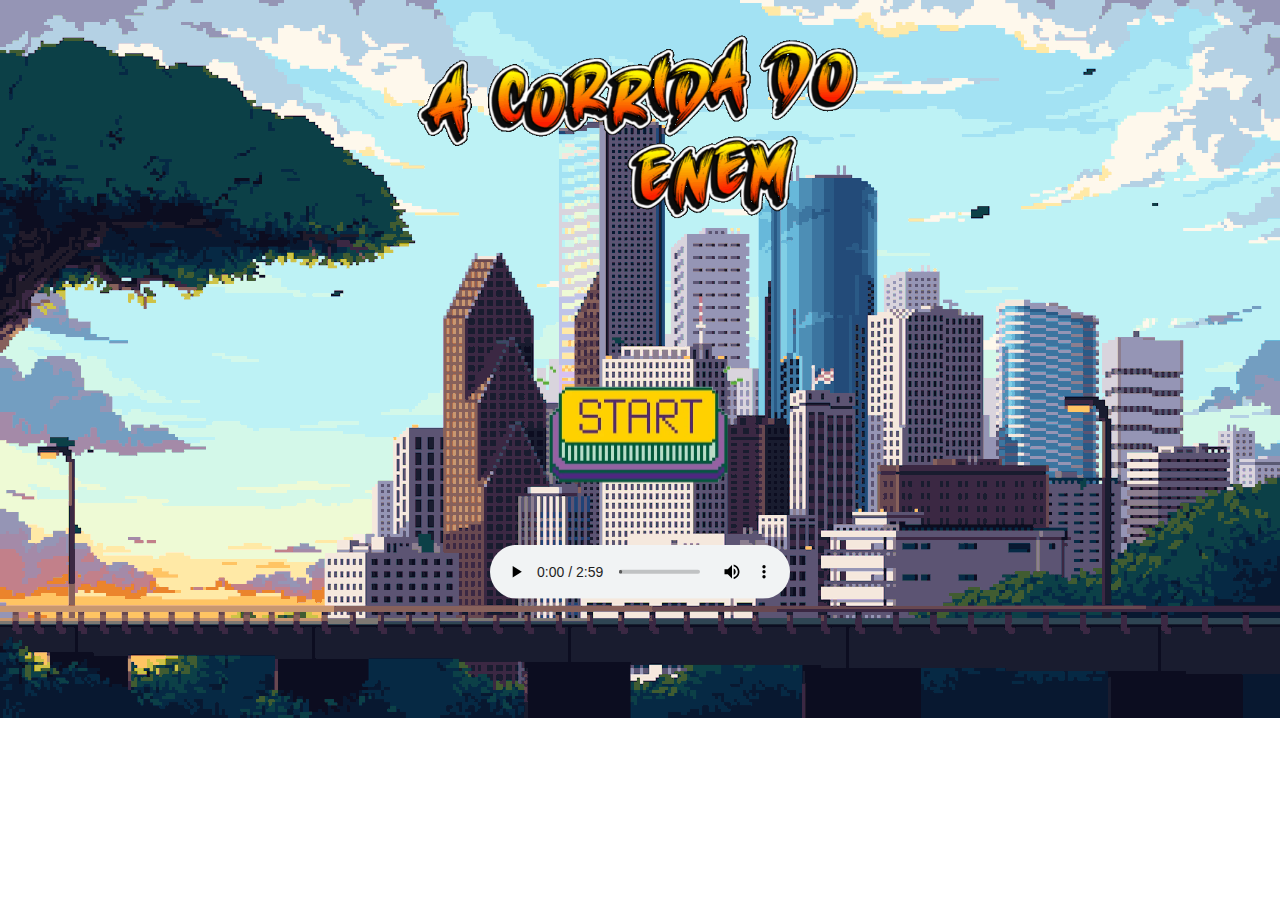
<file: index.html>
<!DOCTYPE html>
<html lang="pt-br">
    <head>
        <meta charset="UTF-8">
        <meta name="viewport" content="width=device-width, initial-scale=1.0">
        <link rel="stylesheet" href="https://www.w3schools.com/w3css/4/w3.css">
        <link rel="stylesheet" href="./src/css/home.css">
        <link
            rel="icon"
            type="image/png"
            sizes="16x16"
            href="src/imagens/favicon-16x16.png" />
        <title>A Corrida do ENEM</title>
    </head>
    <body>

        <header>
            <img src="src/imagens/logo.gif">

        </header>

        <div class="w3-display-middle w3-center">

            <button name="btnStart" class="gifbutton">
                <a href="selecao.html">
                    <img src="src/imagens/start.gif" alt="Start">
                </a>
            </button>

            <div class="audiox">
            <audio id="musica" controls autoplay loop>
                            <source src="src/audio/somtema.mp3" type="audio/mp3">
            </audio>
            </div>
        </div>
        
    </body>

    <div class="w3-bottom">

        <footer>
            <a href="creditos.html">
                2024 © Créditos™
            </a>
        </footer>
    </div>
</html>
</file>
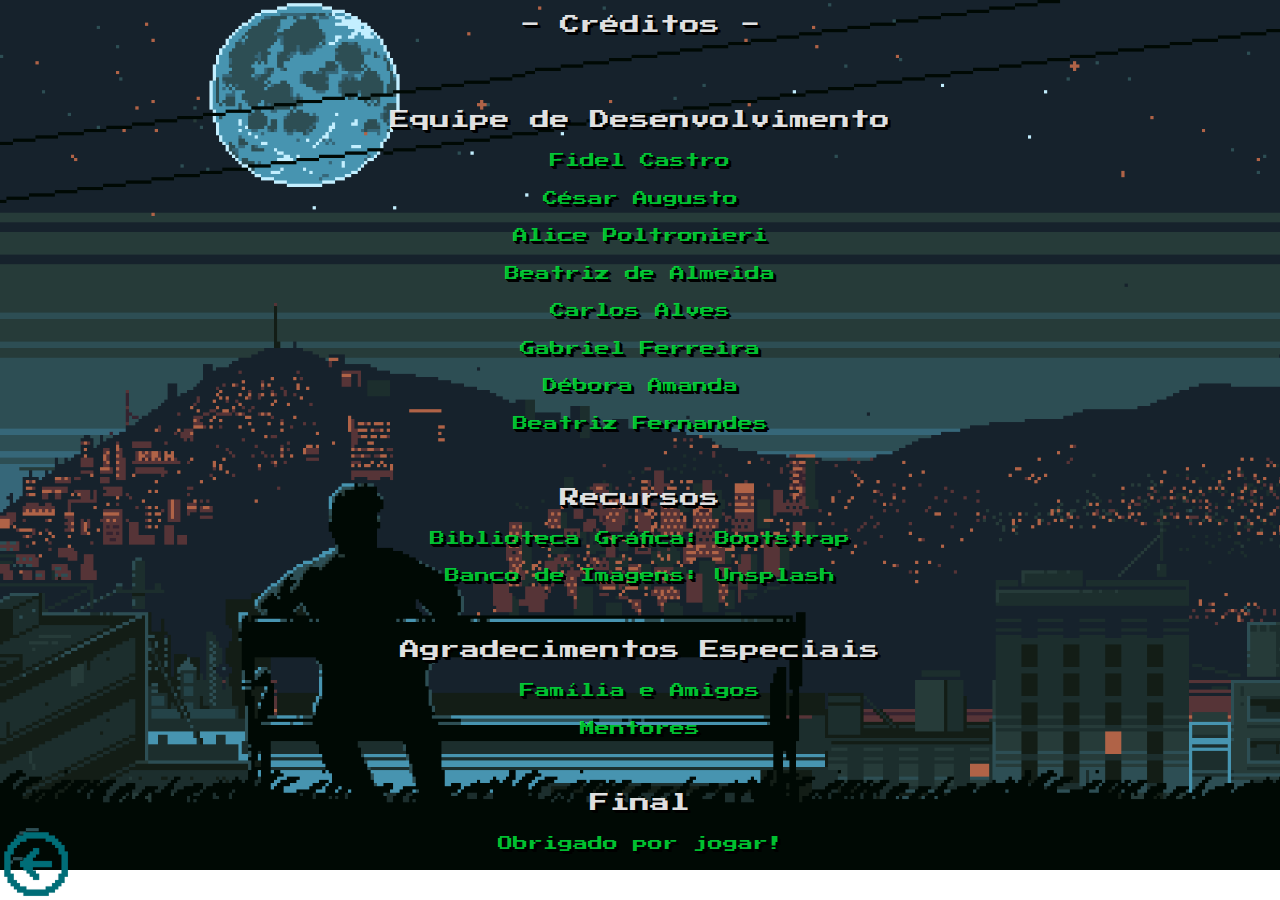
<file: creditos.html>
<!DOCTYPE html>
<html lang="pt-br">
    <head>
        <meta charset="UTF-8">
        <meta name="viewport" content="width=device-width, initial-scale=1.0">

        <link rel="icon" type="image/png" sizes="16x16"
            href="src/imagens/favicon-16x16.png" />
        <link rel="stylesheet" href="https://www.w3schools.com/w3css/4/w3.css">
        <link rel="stylesheet" href="./src/css/creditos.css">

        <title>Créditos</title>
    </head>
    <body>
        <h1 class="pixel-text  w3-center" >- Créditos -</h1><br><br>
        <h2 class="pixel-text w3-center">Equipe de Desenvolvimento</h2>
        <div class="w3-center">
                <p> Fidel Castro</p>
                <p> César Augusto</p>
                <p> Alice Poltronieri</p>
                <p> Beatriz de Almeida</p>
                <p> Carlos Alves</p>
                <p> Gabriel Ferreira</p>
                <p> Débora Amanda</p>
                <p> Beatriz Fernandes</p>                
                <br>

                <h2 class="pixel-text">Recursos</h2>
                <p>Biblioteca Gráfica: Bootstrap</p>
                <p>Banco de Imagens: Unsplash</p>
                <br>

                <h2 class="pixel-text">Agradecimentos Especiais</h2>
                <p>Família e Amigos</p>
                <p>Mentores</p>
                <br>

                <h2 class="pixel-text">Final</h2>
                <p>Obrigado por jogar!</p>
        </div>
    </body>

    <div class="w3-bottom">

        <footer>
            <a href="index.html">
               <img src="src/imagens/arrowleft1.png">
            </a>
        </footer>
    </div>

</html>
</file>
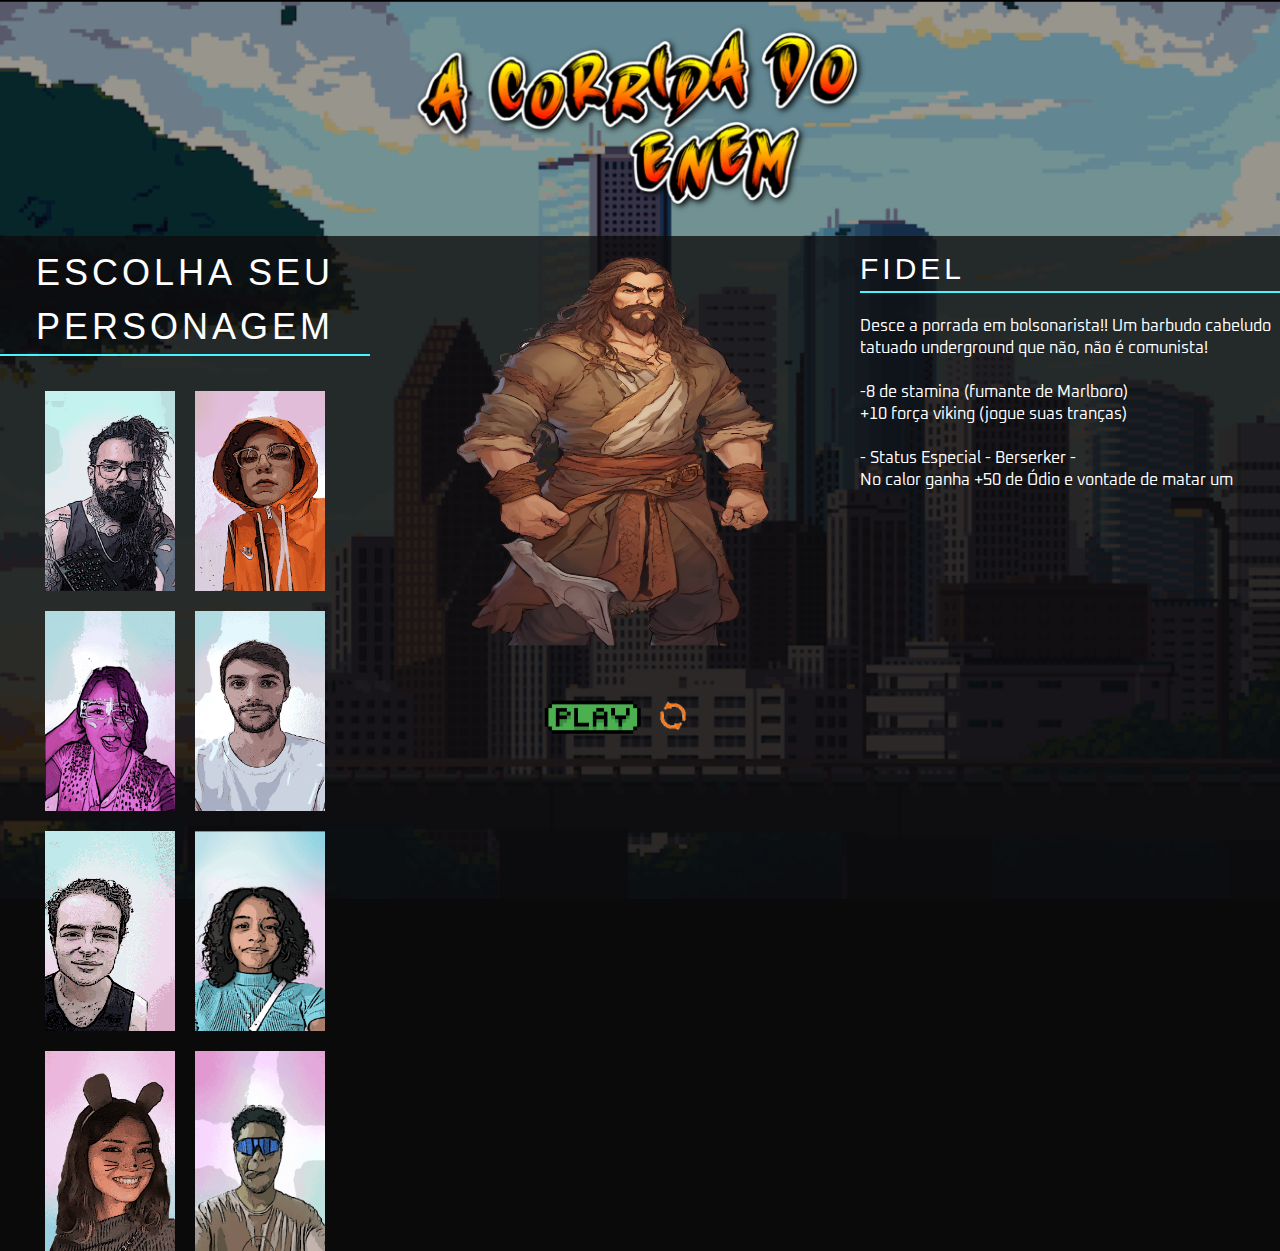
<file: selecao.html>
<!DOCTYPE html>
<html lang="pt-BR">

<head>
    <meta charset="UTF-8">
    <meta name="viewport" content="width=device-width, initial-scale=1.0">
    <title>A Corrida do ENEM</title>
    <link rel="preconnect" href="https://fonts.googleapis.com">
    <link rel="preconnect" href="https://fonts.gstatic.com" crossorigin>
    <link href="https://fonts.googleapis.com/css2?family=Oxanium:wght@300;400;700&display=swap" rel="stylesheet">
    <link rel="stylesheet" href="https://www.w3schools.com/w3css/4/w3.css">
    <link rel="stylesheet" href="./src/css/reset.css">
    <link rel="stylesheet" href="./src/css/estilos.css">
    <link rel="stylesheet" href="./src/css/responsivo.css">
    <link rel="icon" type="image/png" sizes="16x16" href="src/imagens/favicon-16x16.png" />
</head>

<body>
    <header class="cabecalho">
        <a href="index.html">
            <img class="logo" src="./src/imagens/logostatic.png" alt="Logo Corrida do Enem">
        </a>
    </header>

    <main class="selecao-de-personagens">
        <section class="personagens">
            <h1 class="titulo-selecao">Escolha seu personagem</h1>
            <ul class="lista-de-personagens">
                <li class="personagem" id="Fidel" data-name="Fidel" data-description="Desce a porrada em bolsonarista!!  Um barbudo cabeludo tatuado underground que não, não é comunista!
                
                    -8 de stamina (fumante de Marlboro)
                    +10 força viking (jogue suas tranças)

                    - Status Especial - Berserker -  
                    No calor ganha +50 de Ódio e vontade de matar um.">
                    <img src="./src/imagens/cardFidel.jpg" alt="Personagem Fidel">
                </li>
                <li class="personagem" id="Alice" data-name="Alice" data-description="Ela é uma mutante nível ômega">
                    <img src="./src/imagens/cardAlice.jpg" alt="Personagem Alice">
                </li>
                <li class="personagem" id="Beatriza" data-name="Beatriz A."
                    data-description="Ela é uma mutante que pode ficar intangível">
                    <img src="./src/imagens/cardBeatriza.jpg" alt="Personagem Beatriz A">
                </li>
                <li class="personagem" id="Carlos" data-name="Carlos"
                    data-description="Ele é um mutante que pode usar magnetismo">
                    <img src="./src/imagens/cardCarlos.jpg" alt="Personagem Carlos">
                </li>
                <li class="personagem" id="Gabriel" data-name="Gabriel"
                    data-description="Ele é um mutante que pode se teleportar">
                    <img src="./src/imagens/cardGabriel.jpg" alt="Personagem Gabriel">
                </li>
                <li class="personagem" id="Debora" data-name="Débora"
                    data-description="Ela é uma mutante que usa tempestades para atacar">
                    <img src="./src/imagens/cardDebora.jpg" alt="Personagem Debora">
                </li>
                <li class="personagem" id="Beatrizf" data-name="Beatriz F"
                    data-description="Ela é uma mutante que pode sugar energia vital">
                    <img src="./src/imagens/cardBeatrizf.jpg" alt="Personagem Beatriz F">
                </li>
                <li class="personagem" id="Cesar" data-name="César"
                    data-description="Ele é um mutante que tem garras afiadas e super regeneração">
                    <img src="./src/imagens/cardCesar.jpg" alt="Personagem Carlos">
                </li>

            </ul>
        </section>


        <section class="personagem-selecionado">
            <img class="personagem-grande" src="./src/imagens/card-Fidel.png" alt="Personagem selecionado">


            <div class="button-container">
                <button name="btnStart" class="startbutton" type="submit">
                    <a href="selecao.html">
                        <img src="src/imagens/play-ezgif.com-gif-maker.gif" alt="Start">
                    </a>
                </button>

                <button name="btnReset" class="resetbutton" type="reset">
                    <a href="index.html">
                        <img src="src/imagens/reset.gif" alt="Reset">
                    </a>
                </button>
            </div>

        </section>


        <section>

            <div class="informacoes-personagem">
                <h2 class="nome-personagem" id="nome-do-personagem">Fidel</h2>
                <p class="descricao-personagem" id="descricao-personagem">Desce a porrada em bolsonarista!! Um barbudo
                    cabeludo tatuado underground que não, não é comunista!</br></br>
                    -8 de stamina (fumante de Marlboro)</br>
                    +10 força viking (jogue suas tranças)</br></br>
                    - Status Especial - Berserker - </br>
                    No calor ganha +50 de Ódio e vontade de matar um

                </p>
            </div>

            

        </section>
                
    </main>

    
    

    <script src="./src/js/index.js"></script>
</body>

</html>
</file>
<file: src/css/home.css>
body {
    background-image:url(../imagens/bgcity.gif);
    background-size: cover;
    background-repeat: no-repeat;
   
}

.gifbutton {
    background-color: transparent; 
    border: none;
    padding: 0; 
    cursor: pointer; 
}

.gifbutton img {
    width: 250px; 
    height: auto; 
}

header {
    box-sizing: border-box;
    display: absolute;
    margin: auto;
    padding: .5rem;
    text-align: center;
    width: 100%
}

header img {
    max-width: 500px
}

footer {
    width: 100%;
    padding: 10px;
    display: flex;
    justify-content: center;
    align-items: center;
    
    color: #ffffff;
    box-sizing: border-box;
}
</file>
<file: src/css/creditos.css>
@import url('https://fonts.googleapis.com/css2?family=Press+Start+2P&display=swap');

body {
    background-image: url(../imagens/creditosbg.gif);
    background-size: cover;
    background-repeat: no-repeat;

}


footer {
    width: 4%;
    padding: 1px;
    display: flex;
    justify-content: left;
    align-items: center;
    color: #ffffff;
    box-sizing: border-box;
}

footer img {

    max-width: 70px
}

.pixel-text {
    font-family: 'Press Start 2P', cursive;
    font-size: 20px;
    color: #ffffffe5; 
    text-shadow: 
        1px 1px 0px #000000,
        2px 2px 0px #000000,
        3px 3px 0px #000000; 
}

p {
    font-family: 'Press Start 2P', cursive; 
    font-size: 15px;
    color: #00ff40c4;
    text-shadow: 
        1px 1px 0px #000000,
        2px 2px 0px #000000,
        3px 3px 0px #000000; 
}
</file>
<file: src/css/estilos.css>
.cabecalho {
    display: flex;
    justify-content: center;
    
}

.logo{
    max-width: 500px;

}

body::before{
    content: "";
    background-image: url(../imagens/selecao.png);
    background-repeat: no-repeat;
    background-size: cover;
    background-position: center;
    opacity: 0.6;
    width: 100%;
    height: 100%;
    position: absolute;
    z-index: -1;
}

body { 
    font-family: "oxanium", cursive;
    background-color: #000000;
    color: #ffffff;
}

.selecao-de-personagens {
    display: flex;
    align-items: top;
    gap: 30px;
    justify-content: center;
    background: #0e0d0dc7;
}

.selecao-de-personagens .lista-de-personagens {
    display: flex;
    flex-wrap: wrap;
    gap: 20px;
    justify-content: center;
}

.selecao-de-personagens .personagens {
    display: flex;
    flex-direction: column;
    align-items: center;
    max-width: 585px;
    gap: 25px;
}

.selecao-de-personagens .personagens .titulo-selecao {
    text-transform: uppercase;
    letter-spacing: 4px;
    border-bottom: 2px solid #47f4ff;
    width: 100%;
    text-align: center;
}

.lista-de-personagens .personagem img {
    width: 130px;
    height: 200px;
}

.lista-de-personagens .personagem.selecionado {
    box-shadow: 0px 0px 24px 5px #0271f7;
}

.personagem-selecionado {
    
    max-height: 510px;
}

.personagem-selecionado .personagem-grande{
    width: 430px;
    height: 430px;
    
    
}

.nome-personagem {
    letter-spacing: 4px;
    border-bottom: 2px solid #47f4ff;
    text-transform: uppercase;
    text-align: left;
    
    
}

.descricao-personagem {
    font-size: 16px;
    line-height: 22px;
    margin-top: 22px;
    width: 420px;
    text-align: left;
}

.startbutton,.resetbutton {
    display: flex;
    flex-direction: column;
    justify-content: center;
    align-items: center;
    background-color: transparent;
    border: none;
    padding: 0;
    cursor: pointer;
}

.startbutton img {
    width: 100px;
    height: auto;
}

.resetbutton img {
    width: 30px;
    height: auto;
}

.button-container {
    display: flex;
    justify-content: center;/* Centraliza horizontalmente */
    padding: 0;/* Adiciona algum espaçamento ao redor do botão */
    gap: 15px;
}
</file>
<file: src/css/responsivo.css>
@media (max-width: 1120px){
    .cabecalho .logo{
        max-width: 190px;
    }

    .selecao-de-personagens{
        flex-direction: column-reverse;
        max-width: 430px;
        margin: 0 auto;
    }

    .selecao-de-personagens .personagens{
        margin-top: 37px;
    }

    .selecao-de-personagens .personagens .titulo-selecao{
        font-size: 15px;
    }

    .selecao-de-personagens .lista-de-personagens{
        gap: 9px;
    }

    .selecao-de-personagens .personagem img{
        width: 80px;
    }

    .personagem-selecionado .personagem-grande{
        width: 350px;
        height: 350px;
    }
    
    .personagem-selecionado .descricao-personagem{
        width: 80%;
        font-size: 16px;
        margin: 20px auto;
    }


}
</file>
